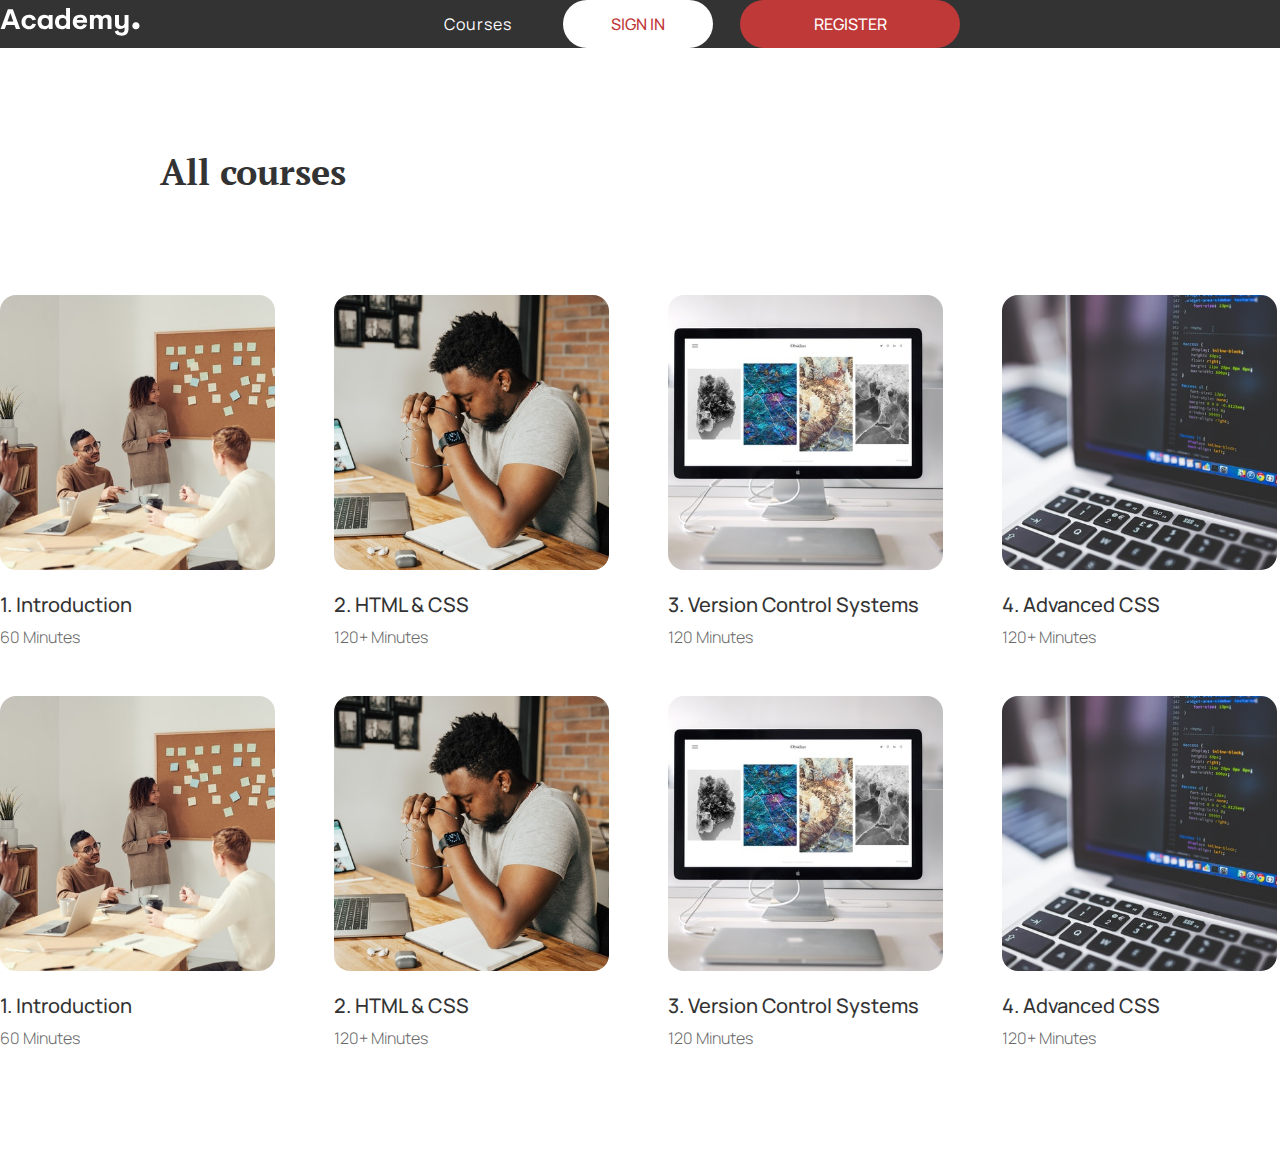
<file: course.html>
<!DOCTYPE html>
<html lang="en">
<head>
    <meta charset="UTF-8">
    <meta http-equiv="X-UA-Compatible" content="IE=edge">
    <meta name="viewport" content="width=device-width, initial-scale=1.0">
    <link rel="stylesheet" href="style.css">

    <title>Course</title>
</head>
<body>
    <header class="header_secondary">
        <div class="header__inner">
            <a class="header__logo-link" href="#">
                <img class="header__logo" src="images/logo.svg" alt="academy logo">
            </a>
            <svg 
                class="header__hamburger"
                width="30px" 
                viewBox="0 0 448 392" 
                fill="none" 
                xmlns="http://www.w3.org/2000/svg">
                <path d="M16 72H432C440.837 72 448 64.837 448 56V16C448 7.163 440.837 0 432 0H16C7.163 0 0 7.163 0 16V56C0 64.837 7.163 72 16 72ZM16 232H432C440.837 232 448 224.837 448 216V176C448 167.163 440.837 160 432 160H16C7.163 160 0 167.163 0 176V216C0 224.837 7.163 232 16 232ZM16 392H432C440.837 392 448 384.837 448 376V336C448 327.163 440.837 320 432 320H16C7.163 320 0 327.163 0 336V376C0 384.837 7.163 392 16 392Z" 
                fill="white"/>
            </svg>
            <nav class="header__nav">
                <a href="#" class="header__nav-link">Courses</a>
                <a href="#" class="header__nav-button buttons button_nav">sign in</a>
                <a href="#" class="header__nav-button buttons button_nav-secondary">register</a>   
            </nav>
        </div>
    </header> 
    <main>
        <section>
            <div class="second">
                <div class="second__inner">
                    <div class="second__context">
                        <h1 class="second__context-inner">
                            All courses
                        </h1>
                    </div>
                </div>
            </div>
            <div class="grid__container">
                <div class="grid">
                    <div class="grid__component">
                        <img src="images/lecture-1.jpg" alt="" class="grid__picture">
                        <h3 class="grid__title">1. Introduction</h3>
                        <p class="grid__subtitle">60 Minutes</p>
                    </div>
                    <div class="grid__component">
                        <img src="images/lecture-2.jpg" alt="" class="grid__picture">
                        <h3 class="grid__title">2. HTML &#38 CSS</h3>
                        <p class="grid__subtitle">120+ Minutes</p>
                    </div>
                    <div class="grid__component">
                        <img src="images/lecture-3.jpg" alt="" class="grid__picture">
                        <h3 class="grid__title">3. Version Control Systems</h3>
                        <p class="grid__subtitle">120 Minutes</p>
                    </div>
                    <div class="grid__component">
                        <img src="images/lecture-4.jpg" alt="" class="grid__picture">
                        <h3 class="grid__title">4. Advanced CSS</h3>
                        <p class="grid__subtitle">120+ Minutes</p>
                    </div>
                    <div class="grid__component">
                        <img src="images/lecture-1.jpg" alt="" class="grid__picture">
                        <h3 class="grid__title">1. Introduction</h3>
                        <p class="grid__subtitle">60 Minutes</p>
                    </div>
                    <div class="grid__component">
                        <img src="images/lecture-2.jpg" alt="" class="grid__picture">
                        <h3 class="grid__title">2. HTML &#38 CSS</h3>
                        <p class="grid__subtitle">120+ Minutes</p>
                    </div>
                    <div class="grid__component">
                        <img src="images/lecture-3.jpg" alt="" class="grid__picture">
                        <h3 class="grid__title">3. Version Control Systems</h3>
                        <p class="grid__subtitle">120 Minutes</p>
                    </div>
                    <div class="grid__component">
                        <img src="images/lecture-4.jpg" alt="" class="grid__picture">
                        <h3 class="grid__title">4. Advanced CSS</h3>
                        <p class="grid__subtitle">120+ Minutes</p>
                    </div>
                </div>
            </div>
        </section>
    </main>
</body>
</html>
</file>
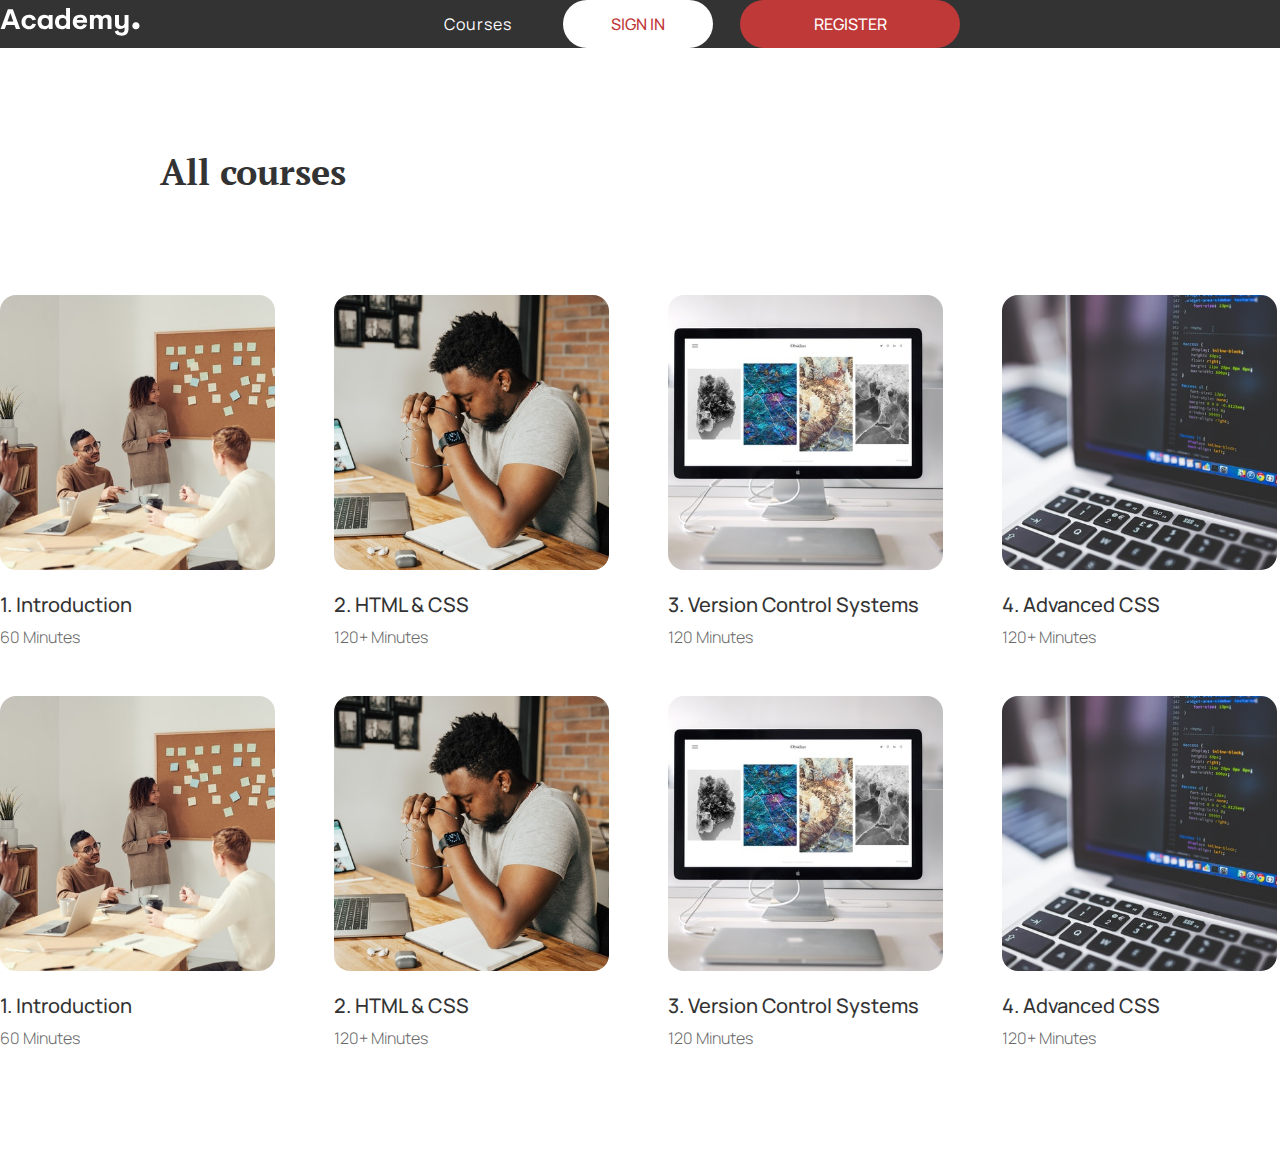
<file: courses.html>
<!DOCTYPE html>
<html lang="en">
<head>
    <meta charset="UTF-8">
    <meta http-equiv="X-UA-Compatible" content="IE=edge">
    <meta name="viewport" content="width=device-width, initial-scale=1.0">
    <link rel="stylesheet" href="style.css">

    <title>Courses</title>
</head>
<body>
    <header class="header_secondary">
        <div class="header__inner">
            <a class="header__logo-link" href="#">
                <img class="header__logo" src="images/logo.svg" alt="academy logo">
            </a>
            <svg 
                class="header__hamburger"
                width="30px" 
                viewBox="0 0 448 392" 
                fill="none" 
                xmlns="http://www.w3.org/2000/svg">
                <path d="M16 72H432C440.837 72 448 64.837 448 56V16C448 7.163 440.837 0 432 0H16C7.163 0 0 7.163 0 16V56C0 64.837 7.163 72 16 72ZM16 232H432C440.837 232 448 224.837 448 216V176C448 167.163 440.837 160 432 160H16C7.163 160 0 167.163 0 176V216C0 224.837 7.163 232 16 232ZM16 392H432C440.837 392 448 384.837 448 376V336C448 327.163 440.837 320 432 320H16C7.163 320 0 327.163 0 336V376C0 384.837 7.163 392 16 392Z" 
                fill="white"/>
            </svg>
            <nav class="header__nav">
                <a href="#" class="header__nav-link">Courses</a>
                <a href="#" class="header__nav-button buttons button_nav">sign in</a>
                <a href="#" class="header__nav-button buttons button_nav-secondary">register</a>   
            </nav>
        </div>
    </header> 
    <main>
        <section>
            <div class="second">
                <div class="second__inner">
                    <div class="second__context">
                        <h1 class="second__context-inner">
                            All courses
                        </h1>
                    </div>
                </div>
            </div>
            <div class="grid__container">
                <div class="grid">
                    <div class="grid__component">
                        <img src="images/lecture-1.jpg" alt="" class="grid__picture">
                        <h3 class="grid__title">1. Introduction</h3>
                        <p class="grid__subtitle">60 Minutes</p>
                    </div>
                    <div class="grid__component">
                        <img src="images/lecture-2.jpg" alt="" class="grid__picture">
                        <h3 class="grid__title">2. HTML &#38 CSS</h3>
                        <p class="grid__subtitle">120+ Minutes</p>
                    </div>
                    <div class="grid__component">
                        <img src="images/lecture-3.jpg" alt="" class="grid__picture">
                        <h3 class="grid__title">3. Version Control Systems</h3>
                        <p class="grid__subtitle">120 Minutes</p>
                    </div>
                    <div class="grid__component">
                        <img src="images/lecture-4.jpg" alt="" class="grid__picture">
                        <h3 class="grid__title">4. Advanced CSS</h3>
                        <p class="grid__subtitle">120+ Minutes</p>
                    </div>
                    <div class="grid__component">
                        <img src="images/lecture-1.jpg" alt="" class="grid__picture">
                        <h3 class="grid__title">1. Introduction</h3>
                        <p class="grid__subtitle">60 Minutes</p>
                    </div>
                    <div class="grid__component">
                        <img src="images/lecture-2.jpg" alt="" class="grid__picture">
                        <h3 class="grid__title">2. HTML &#38 CSS</h3>
                        <p class="grid__subtitle">120+ Minutes</p>
                    </div>
                    <div class="grid__component">
                        <img src="images/lecture-3.jpg" alt="" class="grid__picture">
                        <h3 class="grid__title">3. Version Control Systems</h3>
                        <p class="grid__subtitle">120 Minutes</p>
                    </div>
                    <div class="grid__component">
                        <img src="images/lecture-4.jpg" alt="" class="grid__picture">
                        <h3 class="grid__title">4. Advanced CSS</h3>
                        <p class="grid__subtitle">120+ Minutes</p>
                    </div>
                </div>
            </div>
        </section>
    </main>
</body>
</html>
</file>
<file: style.css>
@import url('https://fonts.googleapis.com/css2?family=Manrope:wght@300;400;500&family=PT+Serif:wght@400;700&display=swap');

:root {
    --font-primary: 'Manrope', sans-serif;
    --font-secondary: 'PT Serif', serif;
    --color-primary: #bf3939;
    --color-secondary: #ffffff;
    --color-black: #000000;
    --color-bg-primary: #ffffff;
    --color-bg-secondary: #F6FAFB;
    --color-text-primary: #333333;
    --color-text-secondary: #696969;
}

* {
    box-sizing: border-box;
    margin: 0;
    padding: 0;
}

a {
    text-decoration: none;
}

body {
    font-family: var(--font-primary);
}

h1,
h2 {
    font-family: var(--font-secondary);
}

.buttons {
    display: inline-flex;
    align-items: center;
    justify-content: center;
    width: 220px;
    height: 48px;
    font-size: 16px;
    background-color: var(--color-bg-primary);
    color: var(--color-primary);
    border-radius: 30px;
    font-weight: 500;
    text-transform: uppercase;
}

/* HEADER */
/* MOBILE FIRST */

.header__hamburger path {
    fill: var(--color-bg-primary);
    width: 30px;
}

.header {
    position: absolute;
    top: 0;
    left: 0;
    width: 100%;
    z-index: 1;
    padding: 24px;
    background-color: var(--color-text-primary);
}

.header_secondary
{
    background-color: var(--color-text-primary);
    position: initial;
}

.header__nav {
    display: none;
}

.header__inner {
    display: flex;
    justify-content: space-between;
    align-items: center;
}

.header__logo {
    width: 140px;
}
.header__nav-link {
    color: var(--color-secondary);
    letter-spacing: 1px;
    margin-right: 48px;
    font-size: 16px;
}

.button_nav {
    width: 150px;
}

.button_nav-secondary {
    background-color: var(--color-primary);
    color: var(--color-bg-primary);
}

.header__nav-button {
    margin-right: 24px;
}

.header__nav-button:last-child {
    margin-right: 0;
}

main {
    width: 100%;
    overflow: hidden;
}

.landing {
    position: relative;
    height: 100vh;
}

.landing__image {
    height: 100%;
    width: 100%;
    object-fit: cover;
}

.landing__overlay{
    position: absolute;
    top: 0;
    left: 0;
    bottom: 0;
    right: 0;
}

.landing__overlay_red {
    position: absolute;
    left: 0;
    background-color: #bf3939ef;
    height: 100%;
    width: 27%;
}

.landing__overlay_black {
    position: absolute;
    right: 0;
    background-color: #000000ad;
    height: 100%;
    width: 73%;
}

.landing__text {
    position: absolute;
    display: flex;
    align-items: center;
    width: 200px;
    height: 100%;
    top: 0;
    left: 13%;
}

.landing__title {
    font: var(--font-primary);
    color: var(--color-bg-primary);
    font-weight: bold;
    font-size: 38px;
    width: 320px;
    margin-bottom: 24px;
}

.landing__subtitle {
    font: var(--font-primary);
    color: var(--color-bg-primary);
    font-size: 20px;
    height: 180%;
    width: 270px;
    margin-bottom: 48px;
}


.second {
    display: flex;
    width: 100%;
    padding: 60px 24px;   
    justify-content: center;
}

.second__inner {
    width: 100%;
}
.second__text{
    font-weight: 500;
    color: var(--color-primary);
    margin-bottom: 24px;
}

.second__context {
    display: flex;
    flex-direction: column;
    align-items: flex-start;
    justify-content: space-between;
}

.second__context-inner {
    font-weight: bold;
    font-size: 26px;
    color: var(--color-text-primary);  
}
.second__context-button {
    width: 200px;
    border: 1px solid var(--color-primary);
}

@media screen and (min-width: 768px) {
    .second {
        padding: 100px 26px; 
    }
    .second__context {
        flex-direction: unset;
    }
    .second__context-inner {
        font-size: 36px;
        width: 400px;
    }  
}


@media screen and (min-width: 1024px) {

    .header {
        padding: 32px 0;
        display: flex;
        justify-content: center;
        align-items: center;
        background-color: transparent;
    }
    .header__nav {
        display: block;
    }
    .header__inner {
        width: 960px;
    }
    .header__hamburger path {
        display: none;
    }
    .landing__text {
        left: calc(( 100% - 960px ) / 2 );
    }
    .landing__title {
        font-size: 56px;
        width: 550px;
    }
    .landing__subtitle{
        font-size: 20px;
        width: 440px;
    }
    .second__inner{
        width: 960px;
    }
    .second__context {
        justify-content: space-between;
    }
}

@media screen and (min-width:1300px) {
    .header__inner {
        width: 1260px;
    }
    .landing__text {
        width: 1260px;
        left: calc(( 100% - 1260px ) / 2 );
    }
    .second__inner{
        width: 1260px;
    }
}




.grid__container {
    padding-bottom: 120px;
    display: flex;
    justify-content: center;
}

.grid {  
    width: 1300px;
    left: calc((100% - 1300px) / 2);
    display: grid;
    row-gap: 48px;
    grid-template-columns: auto auto auto auto;
    column-gap: 56px;
}

.grid__component {
    width: 100%;
}

.grid__picture {
    height: 275px;
    width: 275px;
    object-fit: cover;
    border-radius: 16px;
    margin-bottom: 16px;
}

.grid__title {
    font-size: 20px;
    font-weight: 500;
    color: var(--color-text-primary);
    margin-bottom: 8px;
}

.grid__subtitle {
    font-size: 16px;
    font-weight: 300;
    color: var(--color-text-secondary);
}

.testimonial{
    background-color: var(--color-bg-secondary);
    align-items: center;
}

.testimonial__component{
    padding-left: 120px;
    font-size: 30px;
    line-height: 180%;
    display: flex;
    align-items: center;
    color: var(--color-text-secondary);
}

.testimonial__image{
    width: 350px;
    height: 350px;
    border-radius: 50%;
}
</file>
